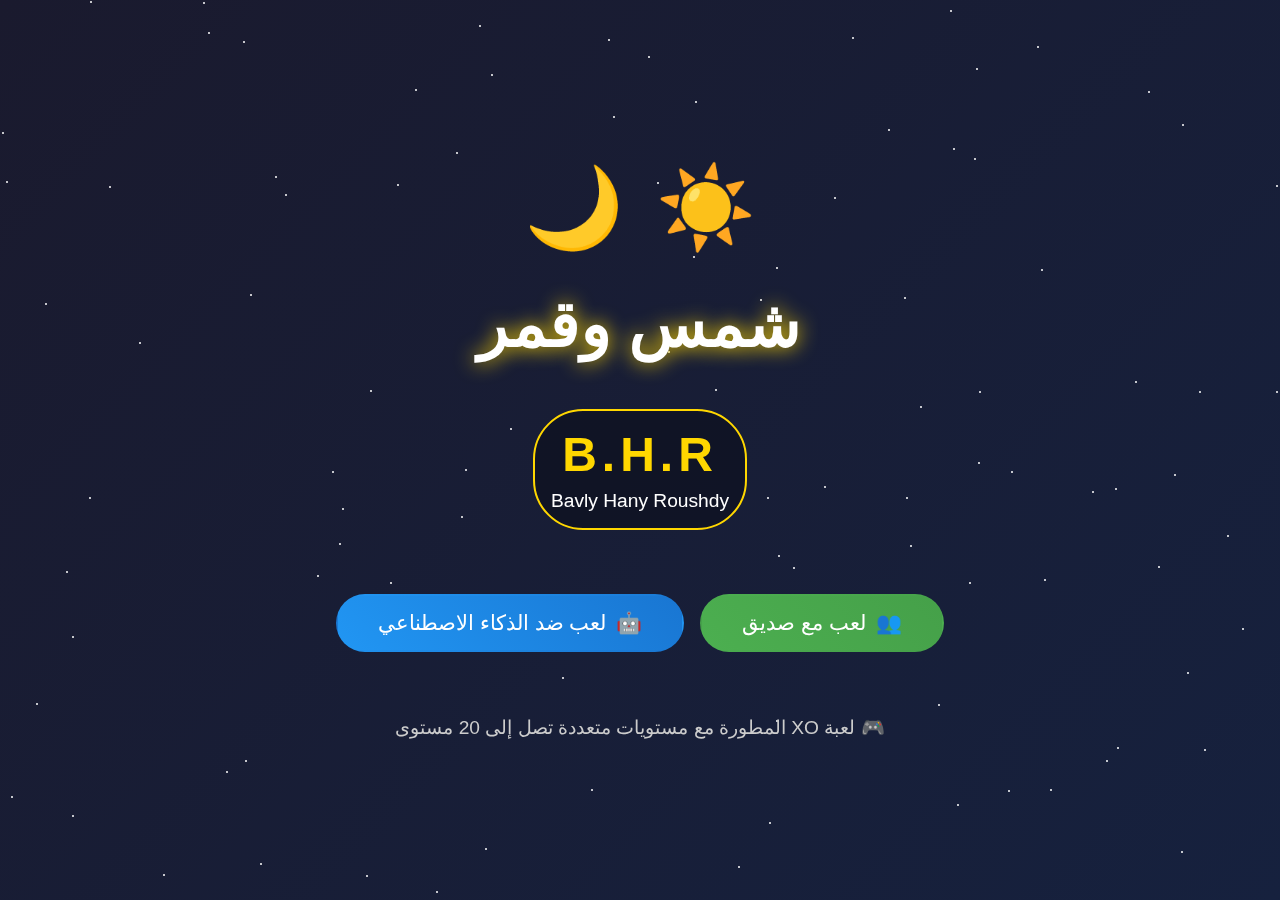
<file: index.html>
<!DOCTYPE html>
<html lang="ar" dir="rtl">
<head>
    <meta charset="UTF-8">
    <meta name="viewport" content="width=device-width, initial-scale=1.0">
    <title>شمس وقمر - الصفحة الرئيسية</title>
    <link rel="stylesheet" href="style.css">
</head>
<body class="welcome-page">
    <div class="stars"></div>
    
    <div class="welcome-container">
        <div class="sun-moon-animation">
            <div class="sun">☀️</div>
            <div class="moon">🌙</div>
        </div>
        
        <h1 class="game-title">شمس وقمر</h1>
        
        <div class="creator-info">
            <span class="bhr-logo">B.H.R</span>
            <p class="creator-name">Bavly Hany Roushdy</p>
        </div>
        
        <div class="menu-buttons">
            <a href="game.html?mode=2players" class="menu-btn play-btn">
                <span>👥</span> لعب مع صديق
            </a>
            <a href="levels.html" class="menu-btn ai-btn">
                <span>🤖</span> لعب ضد الذكاء الاصطناعي
            </a>
        </div>
        
        <div class="game-description">
            <p>🎮 لعبة XO المطورة مع مستويات متعددة تصل إلى 20 مستوى</p>
        </div>
    </div>

    <script>
        // إضافة النجوم المتحركة
        function createStars() {
            const starsContainer = document.querySelector('.stars');
            for (let i = 0; i < 100; i++) {
                const star = document.createElement('div');
                star.classList.add('star');
                star.style.left = Math.random() * 100 + '%';
                star.style.top = Math.random() * 100 + '%';
                star.style.animationDelay = Math.random() * 3 + 's';
                starsContainer.appendChild(star);
            }
        }
        createStars();
    </script>
</body>
</html>
</file>
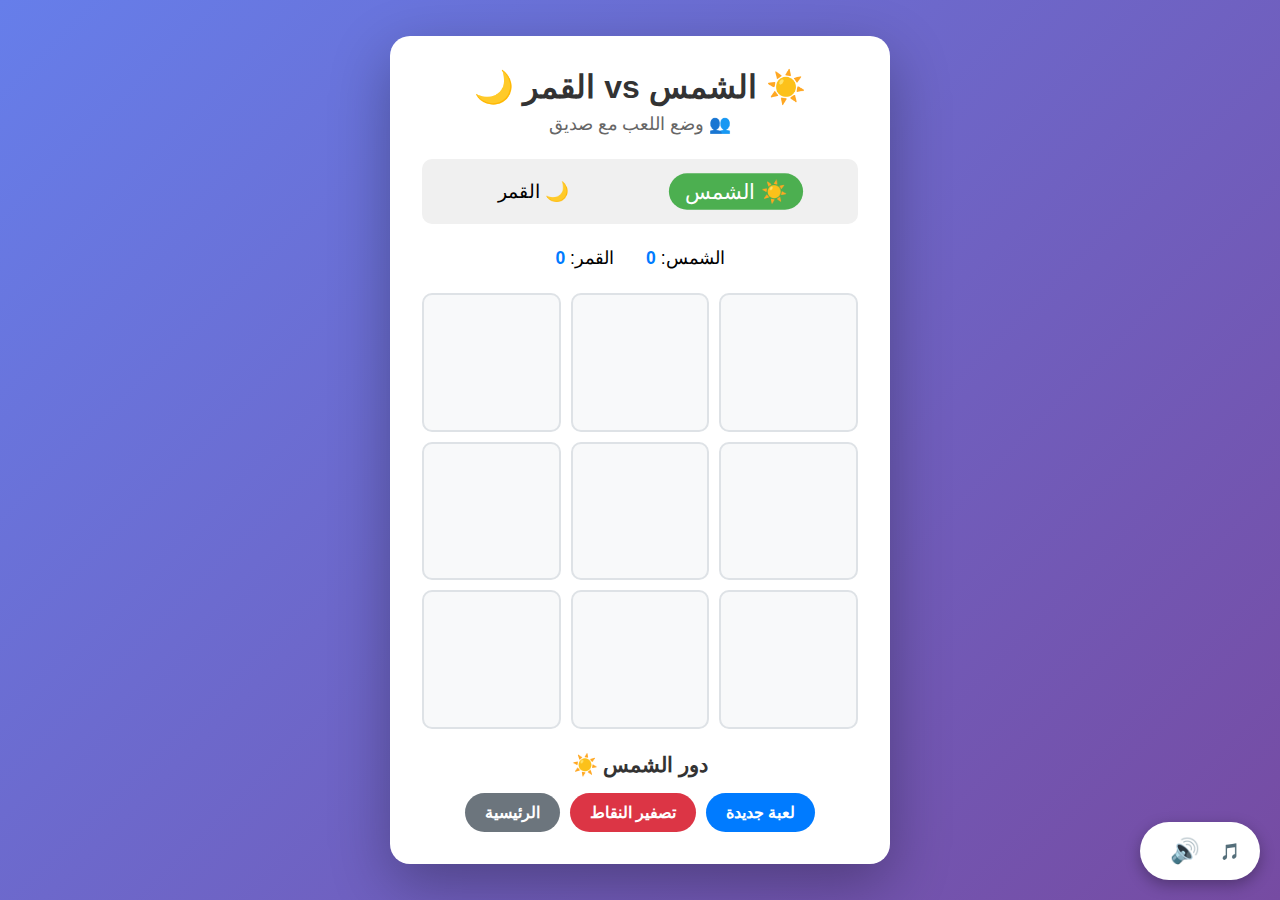
<file: game.html>
<!DOCTYPE html>
<html lang="ar" dir="rtl">
<head>
    <meta charset="UTF-8">
    <meta name="viewport" content="width=device-width, initial-scale=1.0">
    <title>شمس وقمر - اللعب</title>
    <link rel="stylesheet" href="style.css">
</head>
<body class="game-page">
    <div class="game-container">
        <div class="game-header">
            <h1>☀️ الشمس vs القمر 🌙</h1>
            <div class="level-indicator" id="levelIndicator"></div>
            <div class="game-mode-indicator" id="modeIndicator"></div>
        </div>

        <div class="players-info">
            <div class="player" id="player1">
                <span>☀️ الشمس</span>
            </div>
            <div class="player" id="player2">
                <span>🌙 القمر</span>
            </div>
        </div>

        <div class="score">
            <div>الشمس: <span id="scoreX">0</span></div>
            <div>القمر: <span id="scoreO">0</span></div>
        </div>

        <div class="board" id="board"></div>

        <div class="status" id="status">دور الشمس ☀️</div>

        <div class="controls">
            <button class="btn btn-primary" onclick="resetGame()">لعبة جديدة</button>
            <button class="btn btn-danger" onclick="resetScore()">تصفير النقاط</button>
            <a href="index.html" class="btn btn-secondary">الرئيسية</a>
        </div>
    </div>

    <div class="music-control">
        <span>🎵</span>
        <button class="music-btn" onclick="toggleMusic()" id="musicBtn">🔊</button>
    </div>

    <audio id="bgMusic" loop>
        <source src="https://www.soundhelix.com/examples/mp3/SoundHelix-Song-1.mp3" type="audio/mpeg">
    </audio>

    <audio id="winSound">
        <source src="https://www.soundhelix.com/examples/mp3/SoundHelix-Song-2.mp3" type="audio/mpeg">
    </audio>

    <audio id="clickSound">
        <source src="https://www.soundhelix.com/examples/mp3/SoundHelix-Song-3.mp3" type="audio/mpeg">
    </audio>

    <script>
        // استخراج المعاملات من URL
        const urlParams = new URLSearchParams(window.location.search);
        const gameMode = urlParams.get('mode') || '2players';
        const aiLevel = parseInt(urlParams.get('level')) || 1;

        // متغيرات اللعبة
        let board = ['', '', '', '', '', '', '', '', ''];
        let currentPlayer = 'X';
        let gameActive = true;
        let scores = { X: 0, O: 0 };
        let musicOn = true;
        let gameDifficulty = aiLevel;

        // عناصر DOM
        const boardElement = document.getElementById('board');
        const statusElement = document.getElementById('status');
        const scoreXElement = document.getElementById('scoreX');
        const scoreOElement = document.getElementById('scoreO');
        const player1Element = document.getElementById('player1');
        const player2Element = document.getElementById('player2');
        const levelIndicator = document.getElementById('levelIndicator');
        const modeIndicator = document.getElementById('modeIndicator');
        const bgMusic = document.getElementById('bgMusic');
        const winSound = document.getElementById('winSound');
        const clickSound = document.getElementById('clickSound');
        const musicBtn = document.getElementById('musicBtn');

        // شروط الفوز
        const winningConditions = [
            [0, 1, 2], [3, 4, 5], [6, 7, 8],
            [0, 3, 6], [1, 4, 7], [2, 5, 8],
            [0, 4, 8], [2, 4, 6]
        ];

        // تحديث المؤشرات
        function updateIndicators() {
            if (gameMode === '2players') {
                modeIndicator.textContent = '👥 وضع اللعب مع صديق';
                player2Element.classList.remove('ai');
                levelIndicator.style.display = 'none';
            } else {
                modeIndicator.textContent = `🤖 وضع الذكاء الاصطناعي - المستوى ${aiLevel}`;
                player2Element.classList.add('ai');
                levelIndicator.textContent = `المستوى: ${aiLevel}/20`;
                levelIndicator.style.display = 'inline-block';
            }
        }

        // إنشاء الخلايا
        function createBoard() {
            boardElement.innerHTML = '';
            for (let i = 0; i < 9; i++) {
                const cell = document.createElement('div');
                cell.classList.add('cell');
                cell.setAttribute('data-index', i);
                cell.addEventListener('click', () => handleCellClick(i));
                boardElement.appendChild(cell);
            }
        }

        // تحديث عرض الخلايا
        function updateBoard() {
            const cells = document.querySelectorAll('.cell');
            cells.forEach((cell, index) => {
                if (board[index] === 'X') {
                    cell.textContent = '☀️';
                } else if (board[index] === 'O') {
                    cell.textContent = '🌙';
                } else {
                    cell.textContent = '';
                }
            });
        }

        // التحقق من الفائز
        function checkWinner() {
            for (let condition of winningConditions) {
                const [a, b, c] = condition;
                if (board[a] && board[a] === board[b] && board[a] === board[c]) {
                    return board[a];
                }
            }
            if (board.every(cell => cell !== '')) {
                return 'tie';
            }
            return null;
        }

        // تحديث اللاعب النشط
        function updateActivePlayer() {
            if (currentPlayer === 'X') {
                player1Element.classList.add('active');
                player2Element.classList.remove('active');
            } else {
                player2Element.classList.add('active');
                player1Element.classList.remove('active');
            }
        }

        // تشغيل صوت النقر
        function playClickSound() {
            clickSound.currentTime = 0;
            clickSound.play().catch(e => console.log("لم يتم تشغيل الصوت"));
        }

        // معالجة نهاية اللعبة
        function handleGameEnd(winner) {
            if (winner === 'X') {
                statusElement.textContent = 'فازت الشمس ☀️!';
                scores.X++;
                scoreXElement.textContent = scores.X;
                highlightWinner('X');
                winSound.play().catch(e => console.log("لم يتم تشغيل صوت الفوز"));
            } else if (winner === 'O') {
                statusElement.textContent = 'فاز القمر 🌙!';
                scores.O++;
                scoreOElement.textContent = scores.O;
                highlightWinner('O');
                winSound.play().catch(e => console.log("لم يتم تشغيل صوت الفوز"));
            } else if (winner === 'tie') {
                statusElement.textContent = 'تعادل!';
            }
            
            gameActive = false;
            
            // تعطيل الخلايا
            document.querySelectorAll('.cell').forEach(cell => {
                cell.classList.add('disabled');
            });
        }

        // تحديد الخلايا الفائزة
        function highlightWinner(winner) {
            for (let condition of winningConditions) {
                const [a, b, c] = condition;
                if (board[a] === winner && board[b] === winner && board[c] === winner) {
                    const cells = document.querySelectorAll('.cell');
                    cells[a].classList.add('winner');
                    cells[b].classList.add('winner');
                    cells[c].classList.add('winner');
                    break;
                }
            }
        }

        // حركة الذكاء الاصطناعي حسب المستوى
        function aiMove() {
            if (!gameActive || currentPlayer !== 'O') return;

            let emptyCells = board.reduce((acc, cell, index) => {
                if (cell === '') acc.push(index);
                return acc;
            }, []);

            if (emptyCells.length === 0) return;

            let moveIndex;

            // استراتيجيات مختلفة حسب المستوى
            switch(true) {
                case (aiLevel <= 5): // مستويات سهلة - حركات عشوائية
                    moveIndex = emptyCells[Math.floor(Math.random() * emptyCells.length)];
                    break;
                    
                case (aiLevel <= 10): // مستويات متوسطة - تمنع الفوز أحياناً
                    // 70% فرصة لمنع الفوز
                    if (Math.random() < 0.7) {
                        moveIndex = findBestMove('O');
                        if (moveIndex === null) moveIndex = emptyCells[Math.floor(Math.random() * emptyCells.length)];
                    } else {
                        moveIndex = emptyCells[Math.floor(Math.random() * emptyCells.length)];
                    }
                    break;
                    
                case (aiLevel <= 15): // مستويات صعبة - تحاول الفوز وتمنع الفوز
                    moveIndex = findBestMove('O');
                    if (moveIndex === null) {
                        moveIndex = findBestMove('X');
                    }
                    if (moveIndex === null) {
                        moveIndex = emptyCells[Math.floor(Math.random() * emptyCells.length)];
                    }
                    break;
                    
                default: // مستويات خبير - ذكاء متقدم
                    moveIndex = findBestMove('O');
                    if (moveIndex === null) {
                        moveIndex = findBestMove('X');
                    }
                    if (moveIndex === null) {
                        // تفضيل المركز والزوايا
                        const preferredMoves = [4, 0, 2, 6, 8];
                        for (let move of preferredMoves) {
                            if (emptyCells.includes(move)) {
                                moveIndex = move;
                                break;
                            }
                        }
                    }
                    if (moveIndex === null) {
                        moveIndex = emptyCells[Math.floor(Math.random() * emptyCells.length)];
                    }
            }

            if (moveIndex !== undefined) {
                setTimeout(() => {
                    board[moveIndex] = 'O';
                    playClickSound();
                    updateBoard();
                    
                    const winner = checkWinner();
                    if (winner) {
                        handleGameEnd(winner);
                    } else {
                        currentPlayer = 'X';
                        statusElement.textContent = 'دور الشمس ☀️';
                        updateActivePlayer();
                    }
                }, 500); // تأخير لمحاكاة التفكير
            }
        }

        // إيجاد أفضل حركة
        function findBestMove(player) {
            const emptyCells = board.reduce((acc, cell, index) => {
                if (cell === '') acc.push(index);
                return acc;
            }, []);

            for (let index of emptyCells) {
                board[index] = player;
                if (checkWinner() === player) {
                    board[index] = '';
                    return index;
                }
                board[index] = '';
            }
            return null;
        }

        // معالجة النقر على الخلية
        function handleCellClick(index) {
            if (!gameActive || board[index] !== '') return;
            if (gameMode === 'ai' && currentPlayer === 'O') return; // منع اللعب أثناء دور الكمبيوتر

            playClickSound();
            board[index] = currentPlayer;
            updateBoard();

            const winner = checkWinner();
            
            if (winner) {
                handleGameEnd(winner);
            } else {
                currentPlayer = currentPlayer === 'X' ? 'O' : 'X';
                statusElement.textContent = currentPlayer === 'X' ? 'دور الشمس ☀️' : 'دور القمر 🌙';
                updateActivePlayer();

                // إذا كان الوضع ضد الكمبيوتر ودور الكمبيوتر
                if (gameMode === 'ai' && currentPlayer === 'O' && gameActive) {
                    aiMove();
                }
            }
        }

        // إعادة تعيين اللعبة
        function resetGame() {
            board = ['', '', '', '', '', '', '', '', ''];
            currentPlayer = 'X';
            gameActive = true;
            statusElement.textContent = 'دور الشمس ☀️';
            
            const cells = document.querySelectorAll('.cell');
            cells.forEach(cell => {
                cell.classList.remove('winner', 'disabled');
            });
            
            updateBoard();
            updateActivePlayer();
        }

        // إعادة تعيين النقاط
        function resetScore() {
            scores = { X: 0, O: 0 };
            scoreXElement.textContent = '0';
            scoreOElement.textContent = '0';
            resetGame();
        }

        // تشغيل/إيقاف الموسيقى
        function toggleMusic() {
            musicOn = !musicOn;
            if (musicOn) {
                bgMusic.play();
                musicBtn.textContent = '🔊';
            } else {
                bgMusic.pause();
                musicBtn.textContent = '🔈';
            }
        }

        // بدء اللعبة
        createBoard();
        updateIndicators();
        updateActivePlayer();

        // محاولة تشغيل الموسيقى
        document.addEventListener('click', function initMusic() {
            if (musicOn && bgMusic.paused) {
                bgMusic.play().catch(e => console.log("لم يتم تشغيل الموسيقى"));
            }
        }, { once: true });
    </script>
</body>
</html>
</file>
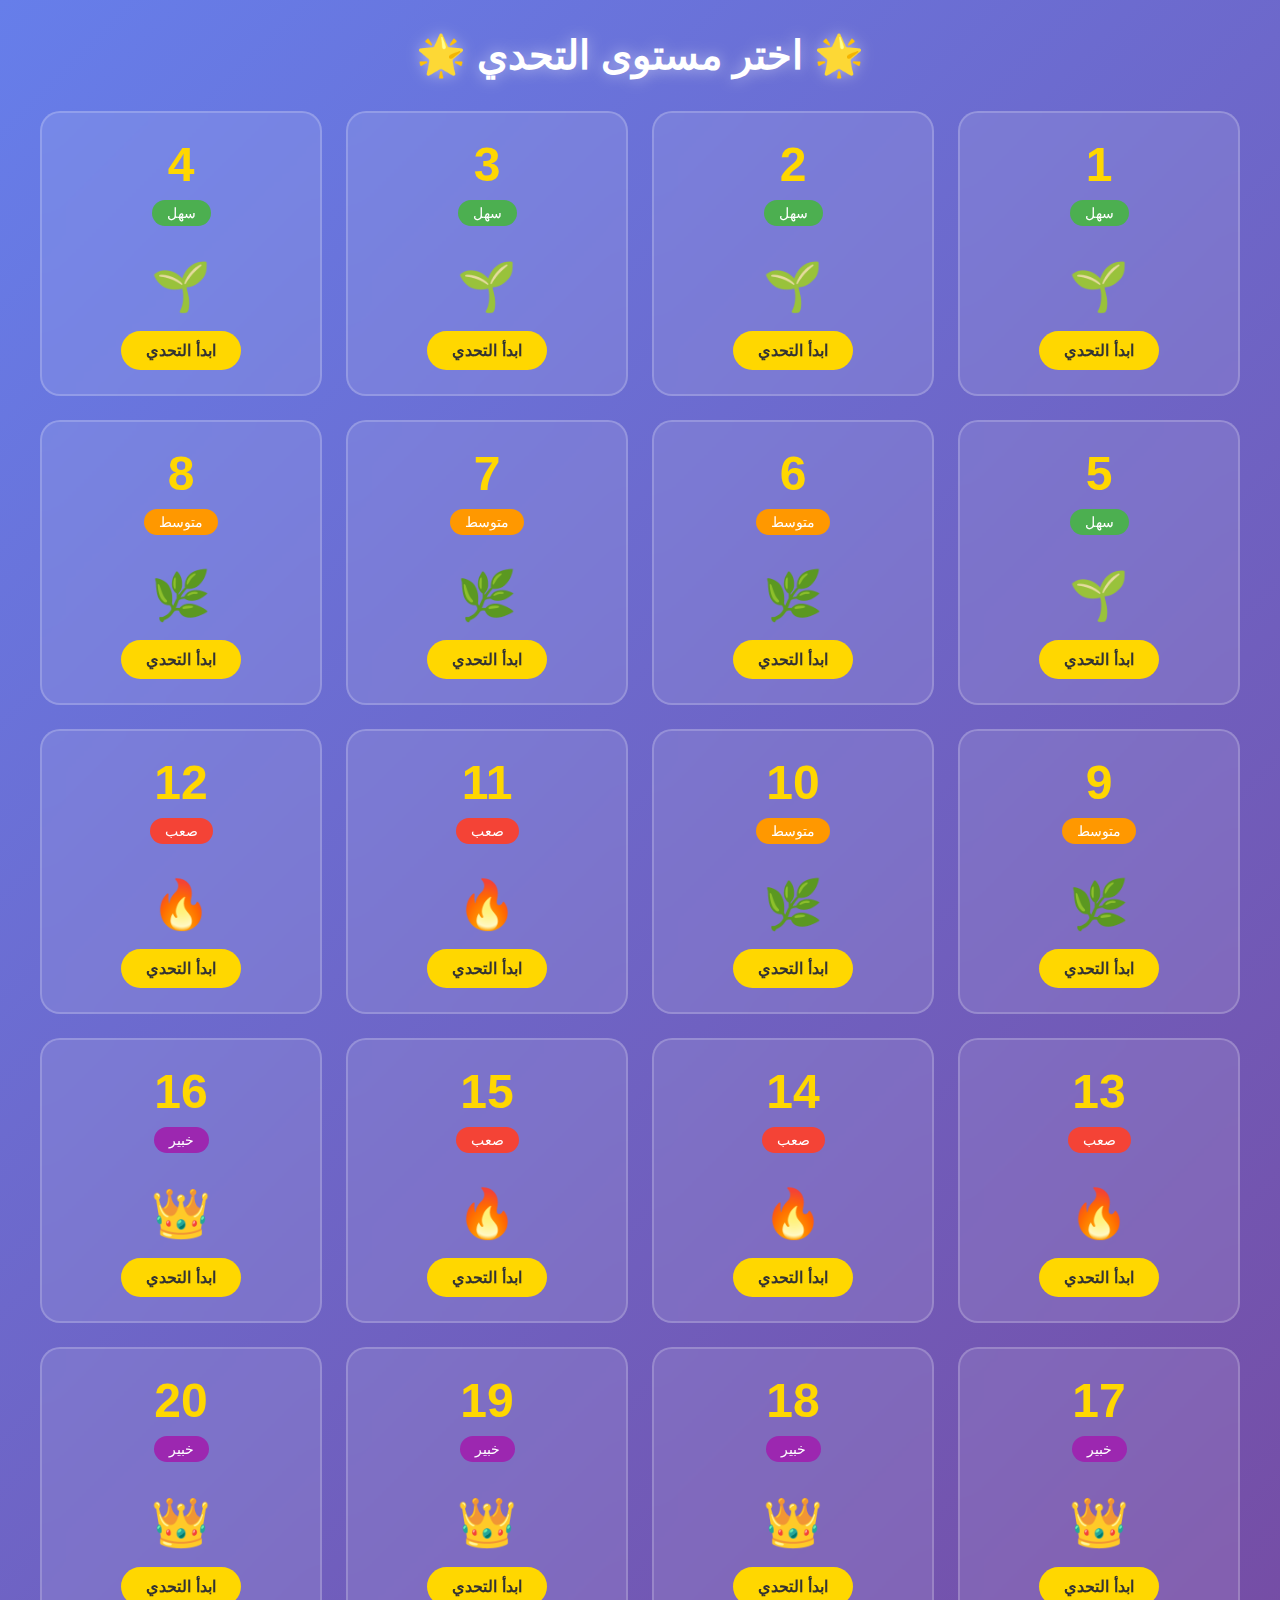
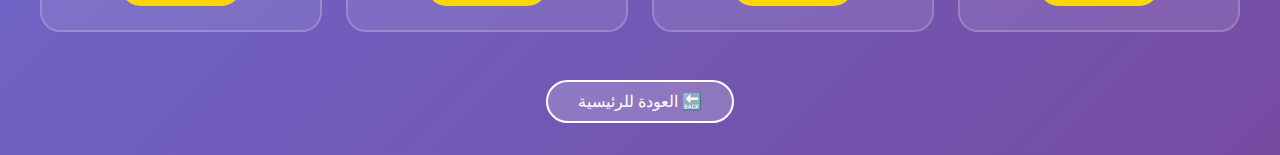
<file: level.html>
<!DOCTYPE html>
<html lang="ar" dir="rtl">
<head>
    <meta charset="UTF-8">
    <meta name="viewport" content="width=device-width, initial-scale=1.0">
    <title>اختر المستوى - شمس وقمر</title>
    <link rel="stylesheet" href="style.css">
</head>
<body>
    <div class="levels-page">
        <h1 class="page-title">🌟 اختر مستوى التحدي 🌟</h1>
        
        <div class="levels-grid" id="levelsGrid">
            <!-- المستويات ستتم إضافتها بواسطة JavaScript -->
        </div>
        
        <div class="back-btn-container">
            <a href="index.html" class="back-btn">🔙 العودة للرئيسية</a>
        </div>
    </div>

    <script>
        const levelsGrid = document.getElementById('levelsGrid');
        
        // إنشاء 20 مستوى
        for (let i = 1; i <= 20; i++) {
            const levelCard = document.createElement('div');
            levelCard.className = 'level-card';
            
            // تحديد صعوبة المستوى
            let difficulty = '';
            let difficultyClass = '';
            if (i <= 5) {
                difficulty = 'سهل';
                difficultyClass = 'easy';
            } else if (i <= 10) {
                difficulty = 'متوسط';
                difficultyClass = 'medium';
            } else if (i <= 15) {
                difficulty = 'صعب';
                difficultyClass = 'hard';
            } else {
                difficulty = 'خبير';
                difficultyClass = 'expert';
            }
            
            levelCard.innerHTML = `
                <div class="level-number">${i}</div>
                <div class="level-difficulty ${difficultyClass}">${difficulty}</div>
                <div class="level-icon">${i <= 5 ? '🌱' : i <= 10 ? '🌿' : i <= 15 ? '🔥' : '👑'}</div>
                <a href="game.html?mode=ai&level=${i}" class="play-level-btn">ابدأ التحدي</a>
            `;
            
            levelsGrid.appendChild(levelCard);
        }
    </script>
</body>
</html>
</file>
<file: style.css>
* {
    margin: 0;
    padding: 0;
    box-sizing: border-box;
}

body {
    font-family: 'Segoe UI', Tahoma, Geneva, Verdana, sans-serif;
    min-height: 100vh;
    overflow-x: hidden;
}

/* الصفحة الترحيبية */
.welcome-page {
    background: linear-gradient(135deg, #1a1a2e, #16213e);
    position: relative;
}

.stars {
    position: fixed;
    top: 0;
    left: 0;
    width: 100%;
    height: 100%;
    pointer-events: none;
}

.star {
    position: absolute;
    width: 2px;
    height: 2px;
    background: white;
    border-radius: 50%;
    animation: twinkle 3s infinite;
}

@keyframes twinkle {
    0%, 100% { opacity: 0; transform: scale(1); }
    50% { opacity: 1; transform: scale(1.5); }
}

.welcome-container {
    position: relative;
    z-index: 1;
    max-width: 800px;
    margin: 0 auto;
    padding: 2rem;
    text-align: center;
    color: white;
    min-height: 100vh;
    display: flex;
    flex-direction: column;
    justify-content: center;
    align-items: center;
}

.sun-moon-animation {
    display: flex;
    justify-content: center;
    align-items: center;
    gap: 2rem;
    font-size: 5rem;
    margin-bottom: 2rem;
}

.sun {
    animation: rotateSun 10s linear infinite;
}

.moon {
    animation: rotateMoon 10s linear infinite reverse;
}

@keyframes rotateSun {
    from { transform: rotate(0deg) scale(1); }
    50% { transform: rotate(180deg) scale(1.2); }
    to { transform: rotate(360deg) scale(1); }
}

@keyframes rotateMoon {
    from { transform: rotate(0deg) scale(1); }
    50% { transform: rotate(-180deg) scale(1.2); }
    to { transform: rotate(-360deg) scale(1); }
}

.game-title {
    font-size: 4rem;
    margin-bottom: 1rem;
    text-shadow: 0 0 20px gold;
    animation: glow 2s ease-in-out infinite;
}

@keyframes glow {
    0%, 100% { text-shadow: 0 0 20px gold; }
    50% { text-shadow: 0 0 40px orange, 0 0 60px red; }
}

.creator-info {
    margin: 2rem 0;
    padding: 1rem;
    border: 2px solid gold;
    border-radius: 50px;
    background: rgba(0,0,0,0.3);
}

.bhr-logo {
    font-size: 3rem;
    font-weight: bold;
    color: gold;
    display: block;
    letter-spacing: 5px;
    animation: bounce 2s ease-in-out infinite;
}

@keyframes bounce {
    0%, 100% { transform: translateY(0); }
    50% { transform: translateY(-10px); }
}

.creator-name {
    font-size: 1.2rem;
    color: #fff;
    margin-top: 0.5rem;
}

.menu-buttons {
    display: flex;
    gap: 1rem;
    flex-wrap: wrap;
    justify-content: center;
    margin: 2rem 0;
}

.menu-btn {
    padding: 15px 40px;
    font-size: 1.3rem;
    border-radius: 50px;
    text-decoration: none;
    color: white;
    transition: all 0.3s ease;
    display: flex;
    align-items: center;
    gap: 10px;
    border: 2px solid transparent;
}

.play-btn {
    background: linear-gradient(45deg, #4CAF50, #45a049);
}

.ai-btn {
    background: linear-gradient(45deg, #2196F3, #1976D2);
}

.menu-btn:hover {
    transform: scale(1.1);
    border-color: white;
    box-shadow: 0 0 30px rgba(255,255,255,0.3);
}

.game-description {
    margin-top: 2rem;
    font-size: 1.2rem;
    color: #ccc;
}

/* صفحة المستويات */
.levels-page {
    min-height: 100vh;
    background: linear-gradient(135deg, #667eea, #764ba2);
    padding: 2rem;
}

.page-title {
    text-align: center;
    color: white;
    font-size: 2.5rem;
    margin-bottom: 2rem;
    text-shadow: 0 0 15px rgba(255,255,255,0.5);
}

.levels-grid {
    display: grid;
    grid-template-columns: repeat(auto-fit, minmax(250px, 1fr));
    gap: 1.5rem;
    max-width: 1200px;
    margin: 0 auto;
}

.level-card {
    background: rgba(255,255,255,0.1);
    backdrop-filter: blur(10px);
    border-radius: 20px;
    padding: 1.5rem;
    text-align: center;
    color: white;
    border: 2px solid rgba(255,255,255,0.2);
    transition: all 0.3s ease;
    position: relative;
    overflow: hidden;
}

.level-card:hover {
    transform: translateY(-10px);
    border-color: gold;
    box-shadow: 0 20px 40px rgba(0,0,0,0.3);
}

.level-number {
    font-size: 3rem;
    font-weight: bold;
    color: gold;
    margin-bottom: 0.5rem;
}

.level-difficulty {
    display: inline-block;
    padding: 5px 15px;
    border-radius: 25px;
    font-size: 0.9rem;
    margin-bottom: 1rem;
}

.level-difficulty.easy { background: #4CAF50; }
.level-difficulty.medium { background: #FF9800; }
.level-difficulty.hard { background: #f44336; }
.level-difficulty.expert { background: #9C27B0; }

.level-icon {
    font-size: 3rem;
    margin: 1rem 0;
}

.play-level-btn {
    display: inline-block;
    padding: 10px 25px;
    background: gold;
    color: #333;
    text-decoration: none;
    border-radius: 25px;
    font-weight: bold;
    transition: all 0.3s ease;
}

.play-level-btn:hover {
    background: white;
    transform: scale(1.05);
}

.back-btn-container {
    text-align: center;
    margin-top: 3rem;
}

.back-btn {
    display: inline-block;
    padding: 10px 30px;
    background: rgba(255,255,255,0.2);
    color: white;
    text-decoration: none;
    border-radius: 25px;
    border: 2px solid white;
    transition: all 0.3s ease;
}

.back-btn:hover {
    background: white;
    color: #333;
}

/* صفحة اللعبة */
.game-page {
    min-height: 100vh;
    background: linear-gradient(135deg, #667eea 0%, #764ba2 100%);
    display: flex;
    justify-content: center;
    align-items: center;
    padding: 1rem;
}

.game-container {
    background: white;
    padding: 2rem;
    border-radius: 20px;
    box-shadow: 0 20px 60px rgba(0,0,0,0.3);
    max-width: 500px;
    width: 100%;
}

.game-header {
    text-align: center;
    margin-bottom: 1.5rem;
}

.game-header h1 {
    color: #333;
    font-size: 2rem;
}

.level-indicator {
    display: inline-block;
    background: gold;
    color: #333;
    padding: 5px 20px;
    border-radius: 25px;
    font-weight: bold;
    margin-top: 0.5rem;
}

.game-mode-indicator {
    font-size: 1.1rem;
    color: #666;
    margin-top: 0.5rem;
}

.players-info {
    display: flex;
    justify-content: space-around;
    margin-bottom: 1.5rem;
    padding: 1rem;
    background: #f0f0f0;
    border-radius: 10px;
}

.player {
    display: flex;
    align-items: center;
    gap: 10px;
    font-size: 1.2rem;
    padding: 5px 15px;
    border-radius: 25px;
    transition: all 0.3s ease;
}

.player.active {
    background: #4CAF50;
    color: white;
    transform: scale(1.1);
}

.player.ai {
    position: relative;
}

.player.ai::after {
    content: '🤖';
    position: absolute;
    top: -10px;
    right: -10px;
    font-size: 1rem;
}

.board {
    display: grid;
    grid-template-columns: repeat(3, 1fr);
    gap: 10px;
    margin-bottom: 1.5rem;
    aspect-ratio: 1;
}

.cell {
    background: #f8f9fa;
    border-radius: 10px;
    display: flex;
    justify-content: center;
    align-items: center;
    font-size: min(3rem, 8vw);
    cursor: pointer;
    transition: all 0.3s ease;
    border: 2px solid #dee2e6;
    aspect-ratio: 1;
}

.cell:hover:not(.disabled) {
    background: #e9ecef;
    transform: scale(1.05);
}

.cell.winner {
    background: #d4edda;
    border-color: #28a745;
    animation: winPulse 1s ease-in-out;
}

.cell.disabled {
    cursor: not-allowed;
    opacity: 0.7;
}

@keyframes winPulse {
    0%, 100% { transform: scale(1); }
    50% { transform: scale(1.1); }
}

.status {
    font-size: 1.3rem;
    margin-bottom: 1rem;
    color: #333;
    font-weight: bold;
    text-align: center;
}

.score {
    display: flex;
    justify-content: center;
    gap: 2rem;
    margin-bottom: 1.5rem;
    font-size: 1.1rem;
}

.score span {
    font-weight: bold;
    color: #007bff;
}

.controls {
    display: flex;
    gap: 10px;
    justify-content: center;
    flex-wrap: wrap;
}

.btn {
    padding: 10px 20px;
    border: none;
    border-radius: 25px;
    cursor: pointer;
    font-size: 1rem;
    font-weight: bold;
    transition: all 0.3s ease;
    text-decoration: none;
    display: inline-block;
}

.btn-primary {
    background: #007bff;
    color: white;
}

.btn-primary:hover {
    background: #0056b3;
    transform: scale(1.05);
}

.btn-success {
    background: #28a745;
    color: white;
}

.btn-success:hover {
    background: #218838;
    transform: scale(1.05);
}

.btn-danger {
    background: #dc3545;
    color: white;
}

.btn-danger:hover {
    background: #c82333;
    transform: scale(1.05);
}

.btn-secondary {
    background: #6c757d;
    color: white;
}

.btn-secondary:hover {
    background: #5a6268;
    transform: scale(1.05);
}

.music-control {
    position: fixed;
    bottom: 20px;
    right: 20px;
    background: white;
    border-radius: 50px;
    padding: 10px 20px;
    box-shadow: 0 5px 15px rgba(0,0,0,0.3);
    display: flex;
    align-items: center;
    gap: 10px;
    z-index: 100;
}

.music-btn {
    background: none;
    border: none;
    font-size: 1.5rem;
    cursor: pointer;
    padding: 5px 10px;
    border-radius: 50%;
    transition: all 0.3s ease;
}

.music-btn:hover {
    transform: scale(1.2);
    background: #f0f0f0;
}

/* تنسيقات للهواتف */
@media (max-width: 600px) {
    .game-title {
        font-size: 2.5rem;
    }
    
    .menu-buttons {
        flex-direction: column;
    }
    
    .menu-btn {
        width: 100%;
        justify-content: center;
    }
    
    .levels-grid {
        grid-template-columns: 1fr;
    }
}
</file>
